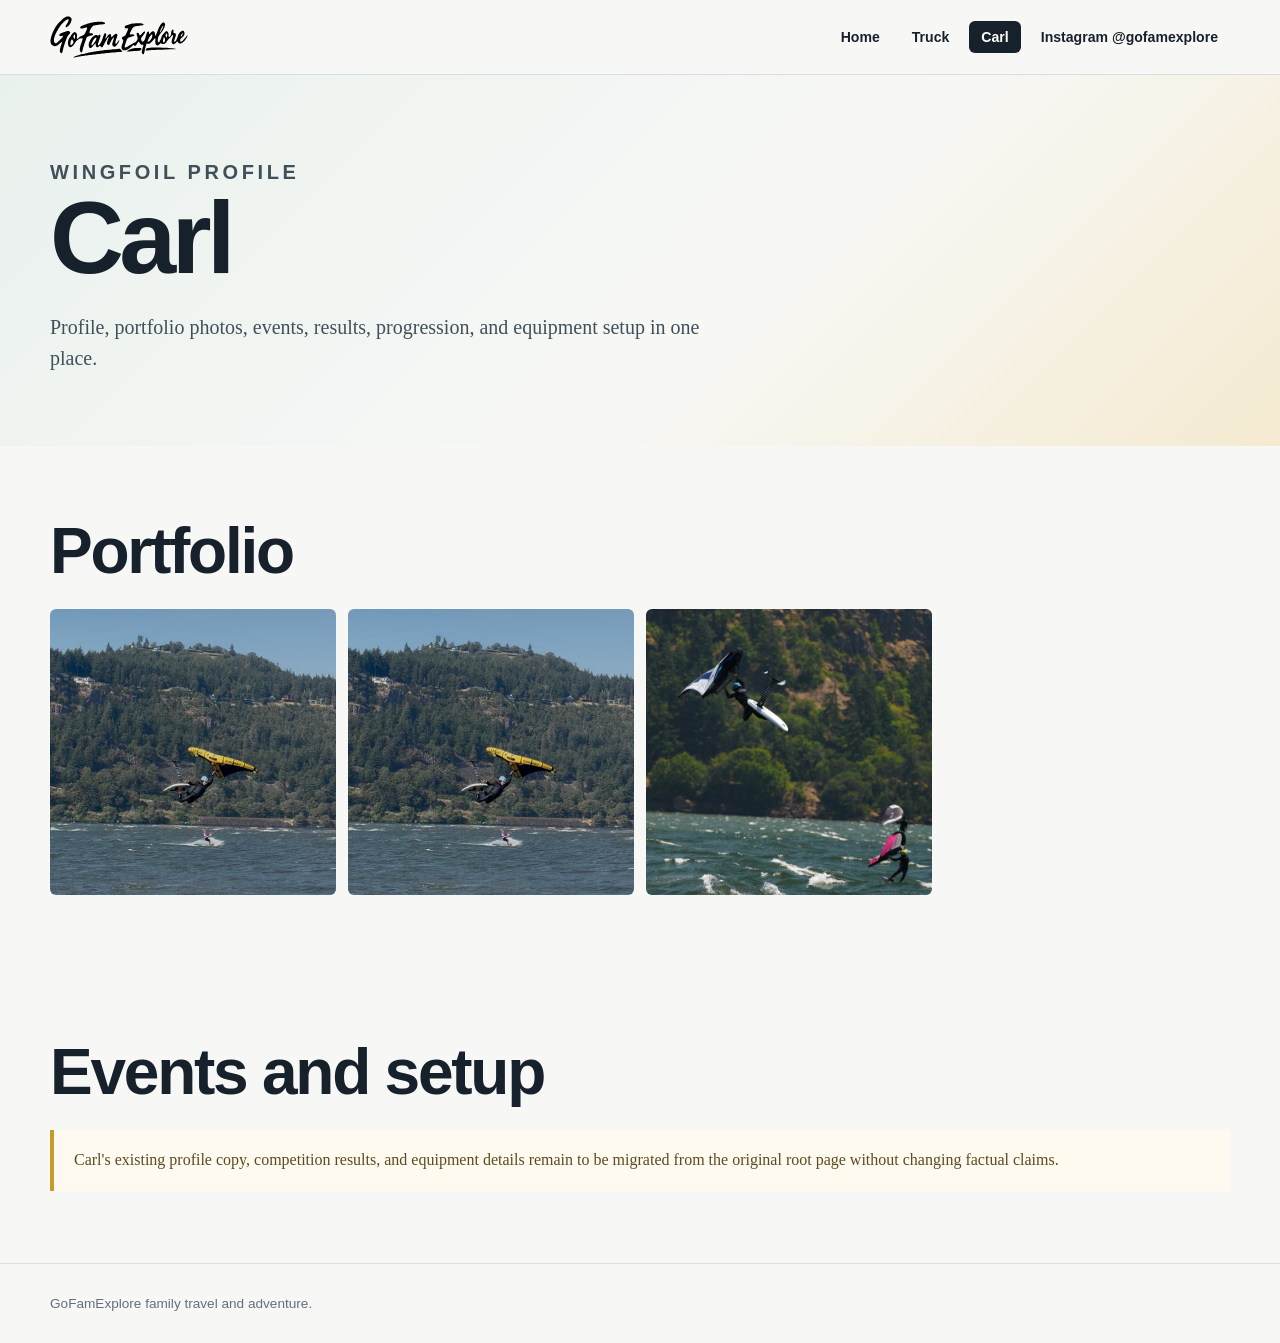
<file: carl.html>
<!doctype html>
<html lang="en">
<head>
  <meta charset="utf-8">
  <meta name="viewport" content="width=device-width, initial-scale=1">
  <meta name="description" content="Carl's wingfoil profile, gallery, events, and equipment setup.">
  <title>Carl | GoFamExplore</title>
  <link rel="stylesheet" href="styles.css">
</head>
<body>
  <header class="site-header"><div class="wrap header-row"><a class="brand" href="index.html"><img src="assets/GoFamExplore_script_logo_vinyl.svg" alt="GoFamExplore home"></a><nav class="nav" aria-label="Primary"><a href="index.html">Home</a><a href="truck.html">Truck</a><a href="carl.html" aria-current="page">Carl</a><a href="https://www.instagram.com/gofamexplore/" target="_blank" rel="noopener noreferrer">Instagram @gofamexplore</a></nav></div></header>
  <main>
    <section class="hero"><div class="wrap"><p class="kicker">Wingfoil profile</p><h1>Carl</h1><p>Profile, portfolio photos, events, results, progression, and equipment setup in one place.</p></div></section>
    <section class="section"><div class="wrap"><h2>Portfolio</h2><div class="gallery"><img data-lightbox src="assets/carl/carl jump.jpeg" alt="Carl wingfoiling in the air"><img data-lightbox src="assets/carl/carl railey.jpeg" alt="Carl performing a wingfoil move"><img data-lightbox src="assets/carl/IMG_8615.jpeg" alt="Carl wingfoil portfolio photo"></div></div></section>
    <section class="section"><div class="wrap"><h2>Events and setup</h2><div class="pending">Carl's existing profile copy, competition results, and equipment details remain to be migrated from the original root page without changing factual claims.</div></div></section>
  </main>
  <footer class="footer"><div class="wrap">GoFamExplore family travel and adventure.</div></footer>
  <script src="lightbox.js"></script>
</body>
</html>
</file>
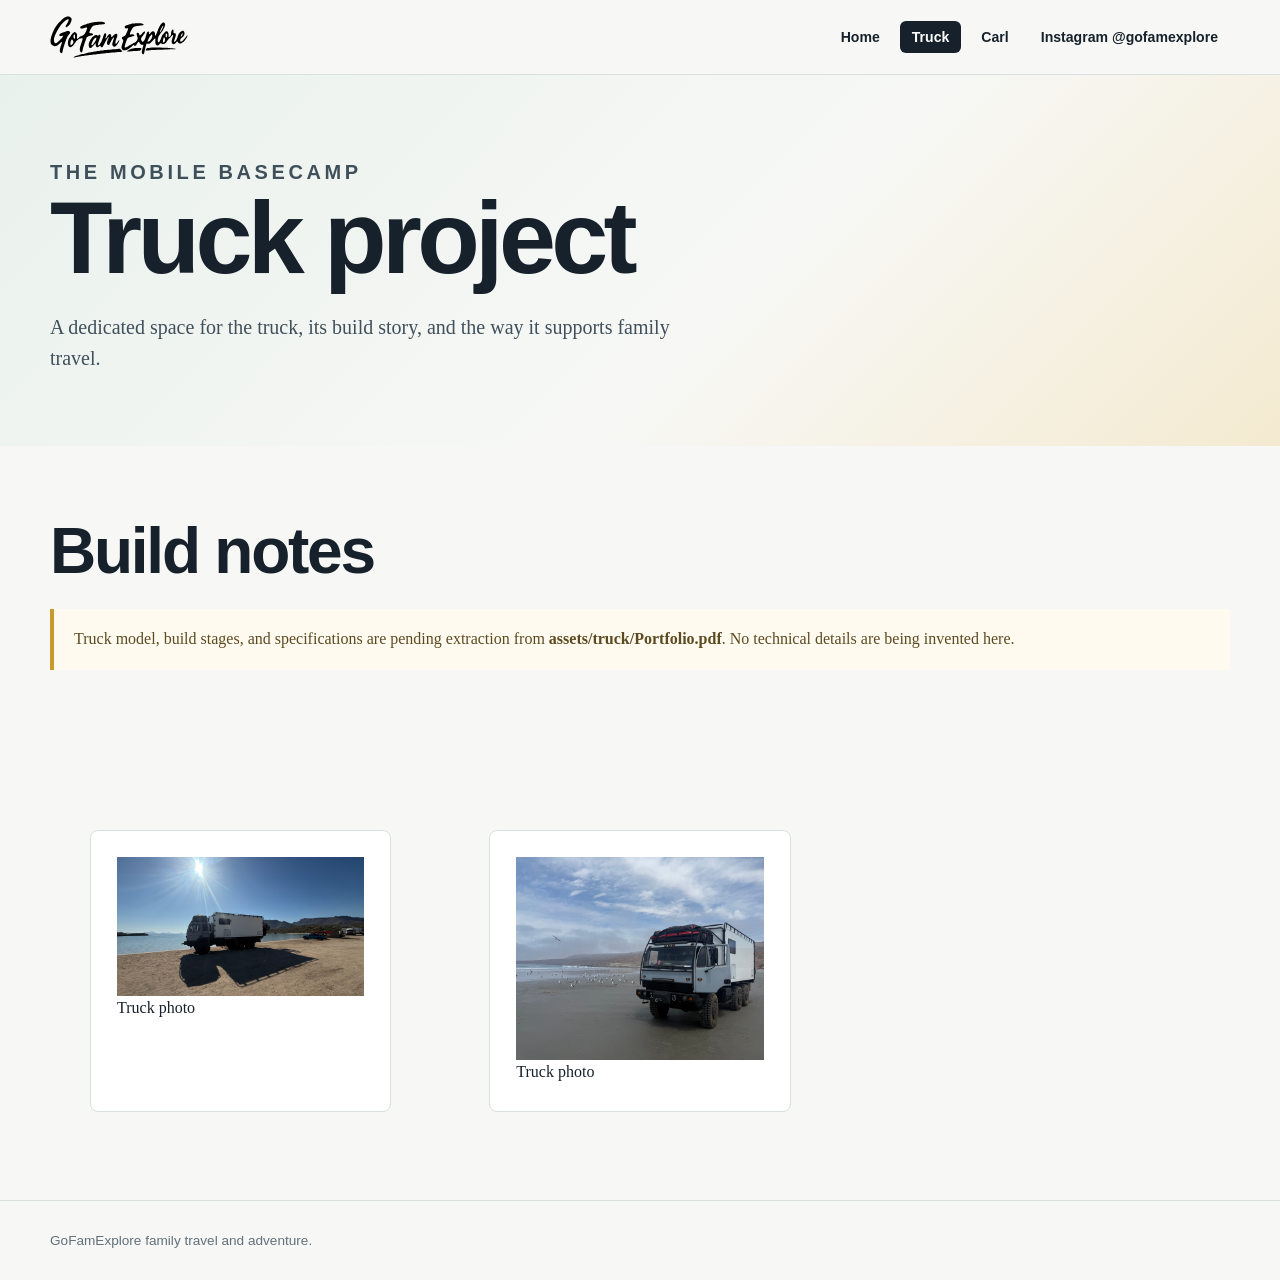
<file: truck.html>
<!doctype html>
<html lang="en">
<head>
  <meta charset="utf-8">
  <meta name="viewport" content="width=device-width, initial-scale=1">
  <meta name="description" content="The GoFamExplore truck project.">
  <title>Truck | GoFamExplore</title>
  <link rel="stylesheet" href="styles.css">
</head>
<body>
  <header class="site-header"><div class="wrap header-row"><a class="brand" href="index.html"><img src="assets/GoFamExplore_script_logo_vinyl.svg" alt="GoFamExplore home"></a><nav class="nav" aria-label="Primary"><a href="index.html">Home</a><a href="truck.html" aria-current="page">Truck</a><a href="carl.html">Carl</a><a href="https://www.instagram.com/gofamexplore/" target="_blank" rel="noopener noreferrer">Instagram @gofamexplore</a></nav></div></header>
  <main>
    <section class="hero"><div class="wrap"><p class="kicker">The mobile basecamp</p><h1>Truck project</h1><p>A dedicated space for the truck, its build story, and the way it supports family travel.</p></div></section>
    <section class="section"><div class="wrap"><h2>Build notes</h2><div class="pending">Truck model, build stages, and specifications are pending extraction from <strong>assets/truck/Portfolio.pdf</strong>. No technical details are being invented here.</div></div></section>
    <section class="section"><div class="wrap grid"><figure class="card"><img data-lightbox src="assets/truck/truck beachfront.jpeg" alt="The GoFamExplore truck near the beach"><figcaption>Truck photo</figcaption></figure><figure class="card"><img data-lightbox src="assets/truck/truck in the beach.jpeg" alt="The GoFamExplore truck on the beach"><figcaption>Truck photo</figcaption></figure></div></section>
  </main>
  <footer class="footer"><div class="wrap">GoFamExplore family travel and adventure.</div></footer>
  <script src="lightbox.js"></script>
</body>
</html>
</file>
<file: styles.css>
:root {
  --ink: #17212b;
  --muted: #61707c;
  --paper: #f7f8f6;
  --white: #ffffff;
  --gold: #c79b2b;
  --teal: #176f72;
  --line: #d9e0df;
  --max: 1180px;
}

* { box-sizing: border-box; }
html { scroll-behavior: smooth; }
body { margin: 0; color: var(--ink); background: var(--paper); font-family: Georgia, 'Times New Roman', serif; line-height: 1.55; }
a { color: inherit; }
a:focus-visible, button:focus-visible { outline: 3px solid var(--gold); outline-offset: 3px; }
img { max-width: 100%; display: block; }
.wrap { width: min(var(--max), calc(100% - 36px)); margin: 0 auto; }
.site-header { position: sticky; top: 0; z-index: 10; background: rgba(247,248,246,.94); border-bottom: 1px solid var(--line); backdrop-filter: blur(12px); }
.header-row { min-height: 74px; display: flex; align-items: center; justify-content: space-between; gap: 20px; }
.brand { display: inline-flex; align-items: center; flex: 0 0 auto; text-decoration: none; }
.brand img { width: auto; height: 42px; max-width: min(250px, 45vw); }
.nav { display: flex; flex-wrap: wrap; gap: 8px; justify-content: flex-end; }
.nav a { padding: 8px 12px; border-radius: 6px; text-decoration: none; font: 700 .88rem 'Trebuchet MS', sans-serif; }
.nav a:hover, .nav a[aria-current='page'] { background: var(--ink); color: var(--white); }
.hero { padding: 86px 0 72px; background: linear-gradient(135deg, #e9f1ed 0%, #f7f8f6 57%, #f4ead0 100%); }
.hero h1, h2, h3 { font-family: 'Trebuchet MS', sans-serif; line-height: 1.05; }
.hero h1 { max-width: 800px; margin: 0 0 20px; font-size: clamp(3rem, 8vw, 7rem); letter-spacing: -.045em; }
.kicker { margin: 0 0 14px; color: var(--teal); font: 800 .8rem 'Trebuchet MS', sans-serif; letter-spacing: .18em; text-transform: uppercase; }
.hero p { max-width: 660px; margin: 0; color: #40505b; font-size: 1.25rem; }
.section { padding: 72px 0; }
.section h2 { margin: 0 0 24px; font-size: clamp(2rem, 5vw, 4rem); letter-spacing: -.035em; }
.section-intro { max-width: 700px; color: var(--muted); font-size: 1.12rem; }
.grid { display: grid; grid-template-columns: repeat(3, minmax(0, 1fr)); gap: 18px; }
.card { padding: 26px; background: var(--white); border: 1px solid var(--line); border-radius: 8px; }
.card h3 { margin: 0 0 10px; font-size: 1.5rem; }
.card p { margin: 0; color: var(--muted); }
.card-link { display: block; text-decoration: none; }
.card-link:hover { border-color: var(--gold); transform: translateY(-2px); }
.event { display: grid; grid-template-columns: minmax(0, .8fr) minmax(0, 1.2fr); gap: 26px; align-items: center; }
.event img { width: 100%; aspect-ratio: 4 / 3; object-fit: cover; border-radius: 8px; }
.event-meta { color: var(--teal); font: 800 .85rem 'Trebuchet MS', sans-serif; text-transform: uppercase; letter-spacing: .08em; }
.map-shell { overflow: hidden; border: 1px solid var(--line); border-radius: 8px; background: var(--white); }
#map { min-height: 430px; }
.map-note { padding: 14px 18px; color: var(--muted); font: .9rem 'Trebuchet MS', sans-serif; }
.gallery { display: grid; grid-template-columns: repeat(4, minmax(0, 1fr)); gap: 12px; }
.gallery img { width: 100%; aspect-ratio: 1; object-fit: cover; border-radius: 6px; }
.lightbox[hidden] { display: none; }
.lightbox { position: fixed; inset: 0; z-index: 100; display: grid; place-items: center; padding: 32px; background: rgba(13, 23, 30, .88); cursor: zoom-out; }
.lightbox-image { max-width: min(1100px, 94vw); max-height: 88vh; width: auto; height: auto; object-fit: contain; border-radius: 6px; box-shadow: 0 20px 70px rgba(0, 0, 0, .45); }
.lightbox-close { position: absolute; top: 18px; right: 22px; width: 44px; height: 44px; border: 0; border-radius: 50%; color: var(--white); background: rgba(255, 255, 255, .14); font: 2rem/1 Georgia, serif; cursor: pointer; }
.lightbox-close:hover { background: rgba(255, 255, 255, .28); }
.pending { border-left: 4px solid var(--gold); background: #fffaf0; padding: 18px 20px; color: #5c4a20; }
.footer { padding: 32px 0; border-top: 1px solid var(--line); color: var(--muted); font: .85rem 'Trebuchet MS', sans-serif; }
@media (max-width: 760px) {
  .header-row { align-items: flex-start; flex-direction: column; padding: 16px 0; }
  .nav { justify-content: flex-start; }
  .brand img { height: 36px; }
  .hero { padding: 58px 0; }
  .grid, .event { grid-template-columns: 1fr; }
  .gallery { grid-template-columns: repeat(2, minmax(0, 1fr)); }
  .section { padding: 52px 0; }
  .lightbox { padding: 18px; }
}
</file>
